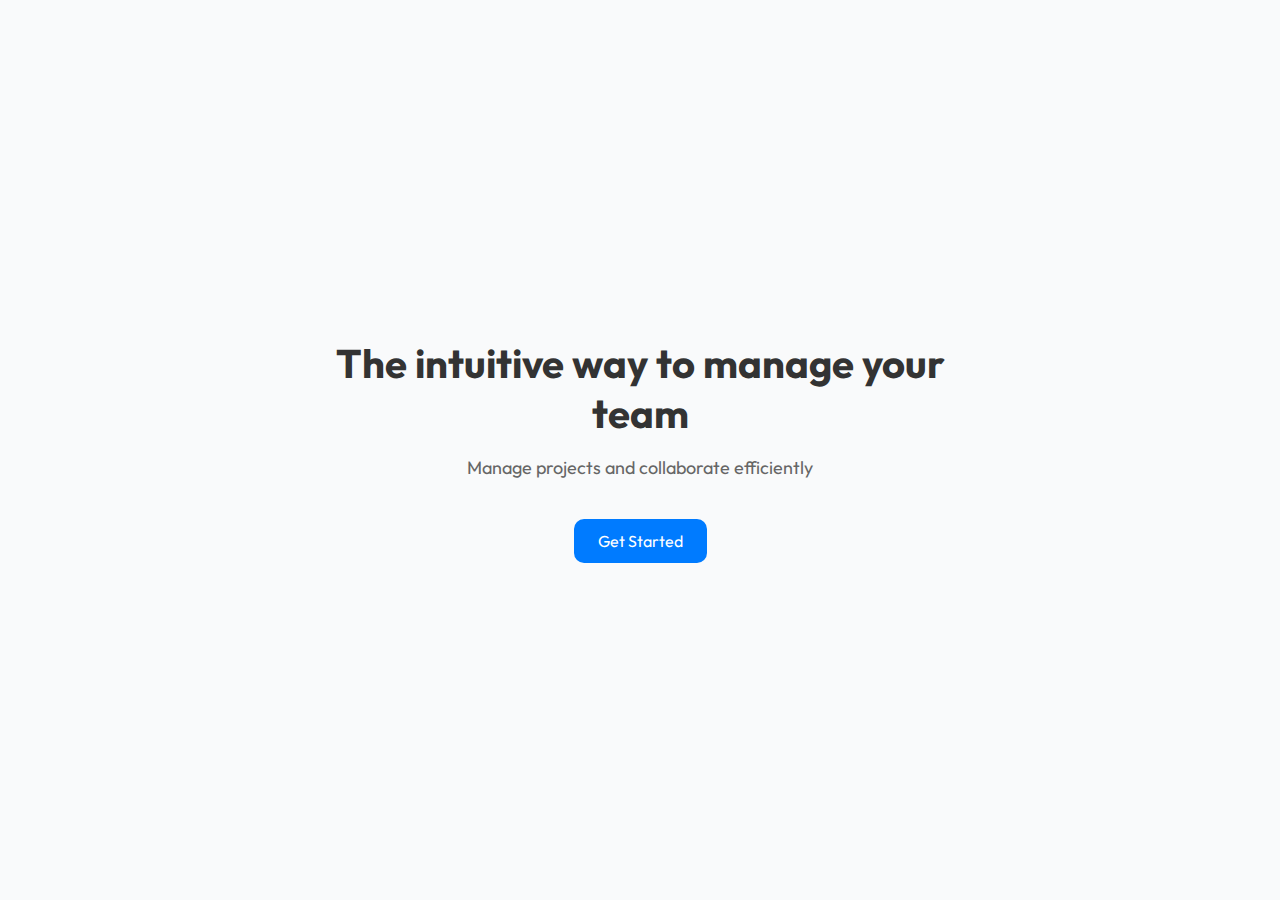
<file: week-1/day-1/index.html>
<!DOCTYPE html>
<html lang="en">
<head>
    <meta charset="UTF-8">
    <meta name="viewport" content="width=device-width, initial-scale=1.0">
    <link rel="stylesheet" href="style.css">
    <link href="https://fonts.googleapis.com/css2?family=Outfit:wght@400;600;700&display=swap" rel="stylesheet">


    <title>Document</title>
</head>
<body>
    <section class="hero">
        <div class="hero-content">
           <div class="text">
                <h1>The intuitive way to manage your team</h1>
                <p>Manage projects and collaborate efficiently</p>
           </div>
           <div class="button">Get Started</div>
        </div>
    </section>
</body>
</html>
</file>
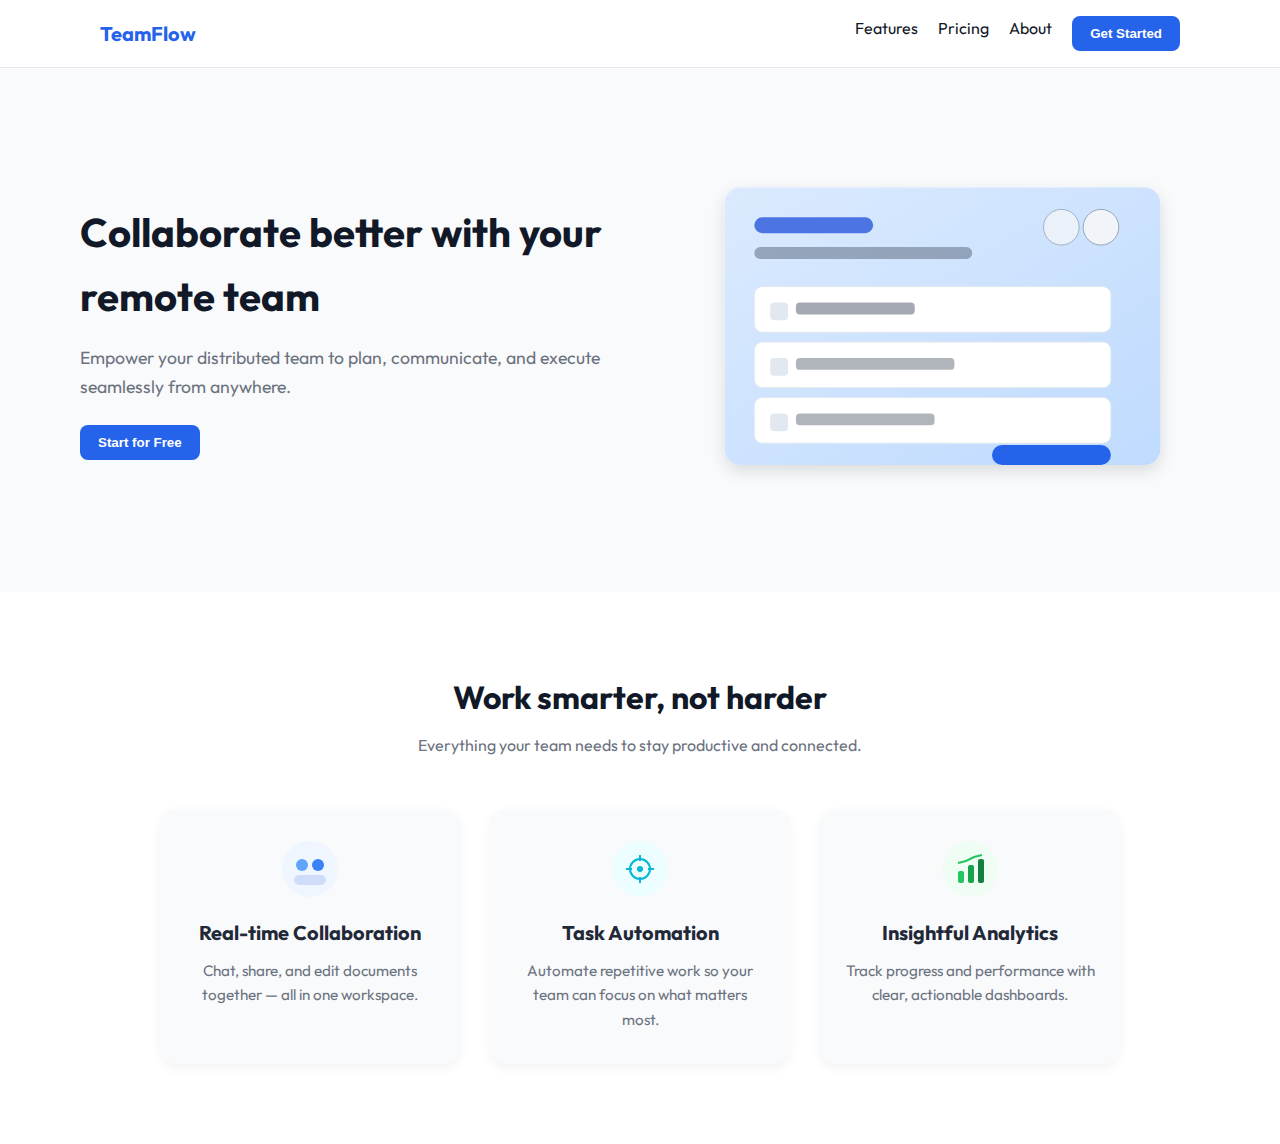
<file: week-1/day-3/index.html>
<!DOCTYPE html>
<html lang="en">
<head>
    <meta charset="UTF-8">
    <meta name="viewport" content="width=device-width, initial-scale=1.0">
    <link rel="stylesheet" href="style.css">
    <link href="https://fonts.googleapis.com/css2?family=Outfit:wght@400;600;700&display=swap" rel="stylesheet">
    <title>Teamflow Landing Page</title>
</head>
<body>
         <header class="nav">
            <div class="container-nav">
                <div class="logo">TeamFlow</div>
                <ul>
                    <li><a href="#">Features</a></li>
                    <li><a href="#">Pricing</a></li>
                    <li><a href="#">About</a></li>
                    <li><button class="btn">Get Started</button></li>
                </ul>
            </div>
        </header>
        <section class="hero">
                <div class="container-hero">
                    <div class="hero-text">
                        <h1>Collaborate better with your remote team</h1>
                        <p>Empower your distributed team to plan, communicate, and execute seamlessly from anywhere.</p>
                        <button class="btn">Start for Free</button>
                    </div>
                    <div class="hero-image">
                        <svg viewBox="0 0 520 360" width="100%" height="100%" role="img" aria-label="Team collaboration illustration">
                            <defs>
                            <linearGradient id="grad" x1="0" y1="0" x2="1" y2="1">
                                <stop offset="0" stop-color="#dbeafe"/>
                                <stop offset="1" stop-color="#bfdbfe"/>
                            </linearGradient>
                            <filter id="shadow" x="-20%" y="-20%" width="140%" height="140%">
                                <feDropShadow dx="0" dy="6" stdDeviation="8" flood-color="#000" flood-opacity="0.12"/>
                            </filter>
                            </defs>

                            <!-- Card besar -->
                            <rect x="40" y="40" rx="16" ry="16" width="440" height="280" fill="url(#grad)" filter="url(#shadow)"/>
                            <!-- Header fake -->
                            <rect x="70" y="70" rx="8" ry="8" width="120" height="16" fill="#1d4ed8" opacity="0.75"/>
                            <rect x="70" y="100" rx="6" ry="6" width="220" height="12" fill="#1e293b" opacity="0.35"/>
                            <!-- Avatar bulat -->
                            <circle cx="420" cy="80" r="18" fill="#f1f5f9" stroke="#94a3b8"/>
                            <circle cx="380" cy="80" r="18" fill="#f1f5f9" stroke="#94a3b8" opacity=".8"/>
                            <!-- List item -->
                            <rect x="70" y="140" rx="8" ry="8" width="360" height="46" fill="#ffffff" stroke="#e2e8f0"/>
                            <rect x="70" y="196" rx="8" ry="8" width="360" height="46" fill="#ffffff" stroke="#e2e8f0"/>
                            <rect x="70" y="252" rx="8" ry="8" width="360" height="46" fill="#ffffff" stroke="#e2e8f0"/>
                            <!-- Checkbox & teks -->
                            <rect x="86" y="156" width="18" height="18" rx="4" fill="#e2e8f0"/>
                            <rect x="86" y="212" width="18" height="18" rx="4" fill="#e2e8f0"/>
                            <rect x="86" y="268" width="18" height="18" rx="4" fill="#e2e8f0"/>
                            <rect x="112" y="156" rx="4" ry="4" width="120" height="12" fill="#1e293b" opacity=".4"/>
                            <rect x="112" y="212" rx="4" ry="4" width="160" height="12" fill="#1e293b" opacity=".35"/>
                            <rect x="112" y="268" rx="4" ry="4" width="140" height="12" fill="#1e293b" opacity=".35"/>
                            <!-- CTA -->
                            <rect x="310" y="300" rx="10" ry="10" width="120" height="20" fill="#2563eb"/>
                        </svg>
                    </div>
                </div>
        </section>
        <section class="features">
            <div class="container-feature">
                <h2>Work smarter, not harder</h2>
                <p class="subtext">Everything your team needs to stay productive and connected.</p>
                <div class="feature-grid">
                    <div class="feature-card">
                        <svg width="56" height="56" viewBox="0 0 56 56" aria-hidden="true">
                            <circle cx="28" cy="28" r="28" fill="#eff6ff"/>
                            <circle cx="20" cy="24" r="6" fill="#60a5fa"/>
                            <circle cx="36" cy="24" r="6" fill="#3b82f6"/>
                            <rect x="12" y="34" width="32" height="10" rx="5" fill="#1d4ed8" opacity=".15"/>
                        </svg>
                        <h3>Real-time Collaboration</h3>
                        <p>Chat, share, and edit documents together — all in one workspace.</p>
                    </div>
                    <div class="feature-card">
                        <svg width="56" height="56" viewBox="0 0 56 56" aria-hidden="true">
                            <circle cx="28" cy="28" r="28" fill="#ecfeff"/>
                            <g fill="none" stroke="#06b6d4" stroke-width="2">
                            <circle cx="28" cy="28" r="10"/>
                            <path d="M28 14v6M42 28h-6M28 42v-6M14 28h6"/>
                            </g>
                            <circle cx="28" cy="28" r="3" fill="#06b6d4"/>
                        </svg>
                        <h3>Task Automation</h3>
                        <p>Automate repetitive work so your team can focus on what matters most.</p>
                    </div>
                    <div class="feature-card">
                        <svg width="56" height="56" viewBox="0 0 56 56" aria-hidden="true">
                            <circle cx="28" cy="28" r="28" fill="#f0fdf4"/>
                            <rect x="16" y="30" width="6" height="12" rx="2" fill="#22c55e"/>
                            <rect x="26" y="24" width="6" height="18" rx="2" fill="#16a34a"/>
                            <rect x="36" y="18" width="6" height="24" rx="2" fill="#15803d"/>
                            <polyline points="16,22 24,20 32,16 40,14" fill="none" stroke="#22c55e" stroke-width="2"/>
                        </svg>
                        <h3>Insightful Analytics</h3>
                        <p>Track progress and performance with clear, actionable dashboards.</p>
                    </div>
                </div>
            </div>
        </section>
</body>
</html>
</file>
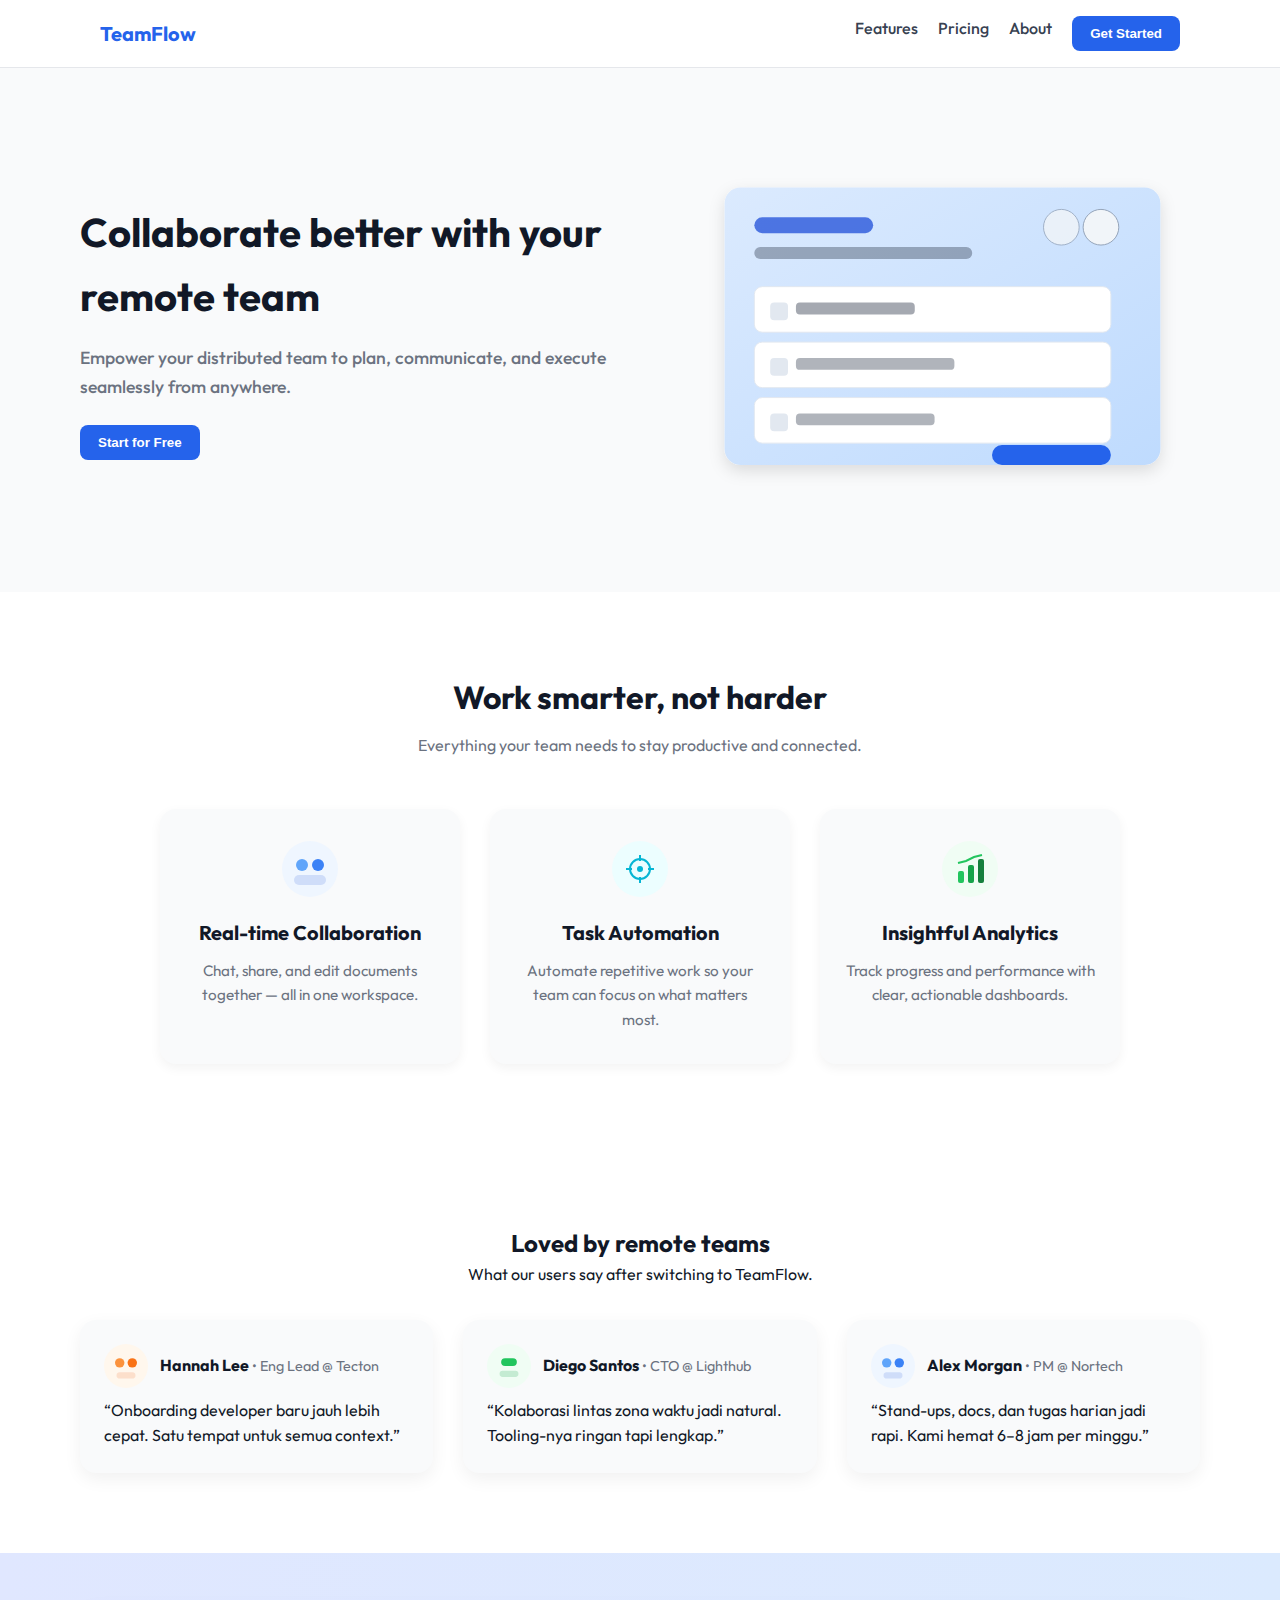
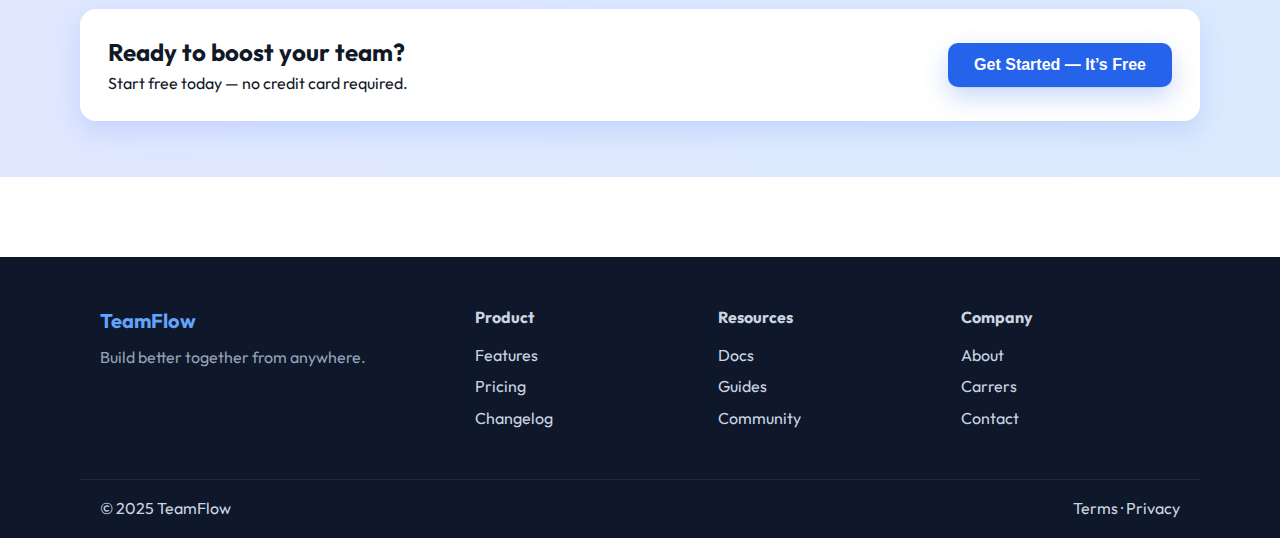
<file: week-1/day-4/index.html>
<!DOCTYPE html>
<html lang="en">
<head>
    <meta charset="UTF-8">
    <meta name="viewport" content="width=device-width, initial-scale=1.0">
    <title>TeamFlow Landing Page</title>
    <link rel="stylesheet" href="style.css">
    <link href="https://fonts.googleapis.com/css2?family=Outfit:wght@400;600;700&display=swap" rel="stylesheet">

</head>
<body>
    <header class="nav">
        <nav>
            <div class="logo">TeamFlow</div>
            <ul>
                <li><a href="#">Features</a></li>
                <li><a href="#">Pricing</a></li>
                <li><a href="#">About</a></li>
                <li><button class="btn-primary">Get Started</button></li>
            </ul>
        </nav>
    </header>
    <!-- hero -->
    <section class="hero">
        <div class="hero-container">
            <div class="hero-text">
                <h1>Collaborate better with your remote team</h1>
                <p>Empower your distributed team to plan, communicate, and execute seamlessly from anywhere.</p>
                <button class="btn-primary">Start for Free</button>
            </div>
            <div class="hero-img">
                <svg viewBox="0 0 520 360" width="100%" height="100%" role="img" aria-label="Team collaboration illustration">
                    <defs>
                    <linearGradient id="grad" x1="0" y1="0" x2="1" y2="1">
                        <stop offset="0" stop-color="#dbeafe"/>
                        <stop offset="1" stop-color="#bfdbfe"/>
                    </linearGradient>
                    <filter id="shadow" x="-20%" y="-20%" width="140%" height="140%">
                        <feDropShadow dx="0" dy="6" stdDeviation="8" flood-color="#000" flood-opacity="0.12"/>
                    </filter>
                    </defs>

                    <!-- Card besar -->
                    <rect x="40" y="40" rx="16" ry="16" width="440" height="280" fill="url(#grad)" filter="url(#shadow)"/>
                    <!-- Header fake -->
                    <rect x="70" y="70" rx="8" ry="8" width="120" height="16" fill="#1d4ed8" opacity="0.75"/>
                    <rect x="70" y="100" rx="6" ry="6" width="220" height="12" fill="#1e293b" opacity="0.35"/>
                    <!-- Avatar bulat -->
                    <circle cx="420" cy="80" r="18" fill="#f1f5f9" stroke="#94a3b8"/>
                    <circle cx="380" cy="80" r="18" fill="#f1f5f9" stroke="#94a3b8" opacity=".8"/>
                    <!-- List item -->
                    <rect x="70" y="140" rx="8" ry="8" width="360" height="46" fill="#ffffff" stroke="#e2e8f0"/>
                    <rect x="70" y="196" rx="8" ry="8" width="360" height="46" fill="#ffffff" stroke="#e2e8f0"/>
                    <rect x="70" y="252" rx="8" ry="8" width="360" height="46" fill="#ffffff" stroke="#e2e8f0"/>
                    <!-- Checkbox & teks -->
                    <rect x="86" y="156" width="18" height="18" rx="4" fill="#e2e8f0"/>
                    <rect x="86" y="212" width="18" height="18" rx="4" fill="#e2e8f0"/>
                    <rect x="86" y="268" width="18" height="18" rx="4" fill="#e2e8f0"/>
                    <rect x="112" y="156" rx="4" ry="4" width="120" height="12" fill="#1e293b" opacity=".4"/>
                    <rect x="112" y="212" rx="4" ry="4" width="160" height="12" fill="#1e293b" opacity=".35"/>
                    <rect x="112" y="268" rx="4" ry="4" width="140" height="12" fill="#1e293b" opacity=".35"/>
                    <!-- CTA -->
                    <rect x="310" y="300" rx="10" ry="10" width="120" height="20" fill="#2563eb"/>
                </svg>
            </div>
        </div>
    </section>
    <!-- features -->
    <section class="feature">
        <div class="feature-container">
            <h2>Work smarter, not harder</h2>
            <p class="subtext">Everything your team needs to stay productive and connected.</p>
            <div class="feature-grid">
                <div class="feature-card">
                     <svg width="56" height="56" viewBox="0 0 56 56" aria-hidden="true">
                        <circle cx="28" cy="28" r="28" fill="#eff6ff"/>
                        <circle cx="20" cy="24" r="6" fill="#60a5fa"/>
                        <circle cx="36" cy="24" r="6" fill="#3b82f6"/>
                        <rect x="12" y="34" width="32" height="10" rx="5" fill="#1d4ed8" opacity=".15"/>
                    </svg>
                    <h3>Real-time Collaboration</h3>
                    <p>Chat, share, and edit documents together — all in one workspace.</p>
                </div>
                <div class="feature-card">
                    <svg width="56" height="56" viewBox="0 0 56 56" aria-hidden="true">
                    <circle cx="28" cy="28" r="28" fill="#ecfeff"/>
                    <g fill="none" stroke="#06b6d4" stroke-width="2">
                    <circle cx="28" cy="28" r="10"/>
                    <path d="M28 14v6M42 28h-6M28 42v-6M14 28h6"/>
                    </g>
                    <circle cx="28" cy="28" r="3" fill="#06b6d4"/>
                </svg>
                <h3>Task Automation</h3>
                <p>Automate repetitive work so your team can focus on what matters most.</p>
                </div>
                <div class="feature-card">
                    <svg width="56" height="56" viewBox="0 0 56 56" aria-hidden="true">
                        <circle cx="28" cy="28" r="28" fill="#f0fdf4"/>
                        <rect x="16" y="30" width="6" height="12" rx="2" fill="#22c55e"/>
                        <rect x="26" y="24" width="6" height="18" rx="2" fill="#16a34a"/>
                        <rect x="36" y="18" width="6" height="24" rx="2" fill="#15803d"/>
                        <polyline points="16,22 24,20 32,16 40,14" fill="none" stroke="#22c55e" stroke-width="2"/>
                    </svg>
                    <h3>Insightful Analytics</h3>
                    <p>Track progress and performance with clear, actionable dashboards.</p>
                </div>
            </div>
            
        </div>
    </section>
    <!-- testimony -->
     <section class="testimony">
        <div class="testimony-container">
            <h2 class="testimony-title">Loved by remote teams</h2>
            <p class="testimony-subtask">What our users say after switching to TeamFlow.</p>
            <div class="testimony-grid">
                <div class="testimony-card">
                    <div class="testy-head">
                        <svg width="44" height="44" viewBox="0 0 56 56" aria-hidden="true">
                            <circle cx="28" cy="28" r="28" fill="#fff7ed"/>
                            <circle cx="20" cy="24" r="6" fill="#fb923c"/>
                            <circle cx="36" cy="24" r="6" fill="#f97316"/>
                            <rect x="16" y="36" width="24" height="8" rx="4" fill="#ea580c" opacity=".15"/>
                        </svg>
                       <div>
                            <strong>Hannah Lee</strong>
                            <span>• Eng Lead @ Tecton</span>
                       </div>
                    </div>
                    <p class="testy-quote">“Onboarding developer baru jauh lebih cepat. Satu tempat untuk semua context.”</p>
                </div>
                <div class="testimony-card">
                    <div class="testy-head">
                        <svg width="44" height="44" viewBox="0 0 56 56" aria-hidden="true">
                            <circle cx="28" cy="28" r="28" fill="#f0fdf4"/>
                            <rect x="18" y="18" width="20" height="10" rx="5" fill="#22c55e"/>
                            <rect x="16" y="34" width="24" height="8" rx="4" fill="#16a34a" opacity=".2"/>
                        </svg>
                        <div>
                            <strong>Diego Santos</strong>
                            <span>• CTO @ Lighthub</span>
                        </div>
                    </div>
                     <p class="testi-quote">“Kolaborasi lintas zona waktu jadi natural. Tooling-nya ringan tapi lengkap.”</p>
                </div>
                <div class="testimony-card">
                    <div class="testy-head">
                        <svg width="44" height="44" viewBox="0 0 56 56" aria-hidden="true">
                            <circle cx="28" cy="28" r="28" fill="#eff6ff"/>
                            <circle cx="20" cy="24" r="6" fill="#60a5fa"/>
                            <circle cx="36" cy="24" r="6" fill="#3b82f6"/>
                            <rect x="16" y="36" width="24" height="8" rx="4" fill="#1d4ed8" opacity=".15"/>
                        </svg>
                        <div>
                            <strong>Alex Morgan</strong>
                            <span>• PM @ Nortech</span>
                        </div>
                    </div>
                    <p class="testi-quote">“Stand-ups, docs, dan tugas harian jadi rapi. Kami hemat 6–8 jam per minggu.”</p>
                </div>
            </div>
        </div>
     </section>
     <section class="cta">
        <div class="cta-container">
            <div class="cta-text">
                <h2>Ready to boost your team?</h2>
                <p>Start free today — no credit card required.</p>
            </div>
            <button class="cta-btn">Get Started — It’s Free</button>
        </div>
     </section>
     <footer class="footer">
        <div class="footer-container">
            <div class="footer-info">
                <div class="footer-brand">
                    <div class="logo">TeamFlow</div>
                    <p class="logo-desc">Build better together from anywhere.</p>
                </div>
                <div class="col">
                    <h4>Product</h4>
                    <a>Features</a>
                    <a>Pricing</a>
                    <a>Changelog</a>
                </div>
                 <div class="col">
                    <h4>Resources</h4>
                    <a>Docs</a>
                    <a>Guides</a>
                    <a>Community</a>
                </div>
                 <div class="col">
                    <h4>Company</h4>
                    <a>About</a>
                    <a>Carrers</a>
                    <a>Contact</a>
                </div>
            </div>
            <div class="footer-bottom">
                 <span>© 2025 TeamFlow</span>
                 <span>Terms · Privacy</span>
            </div>
        </div>
     </footer>
</body>
</html>
</file>
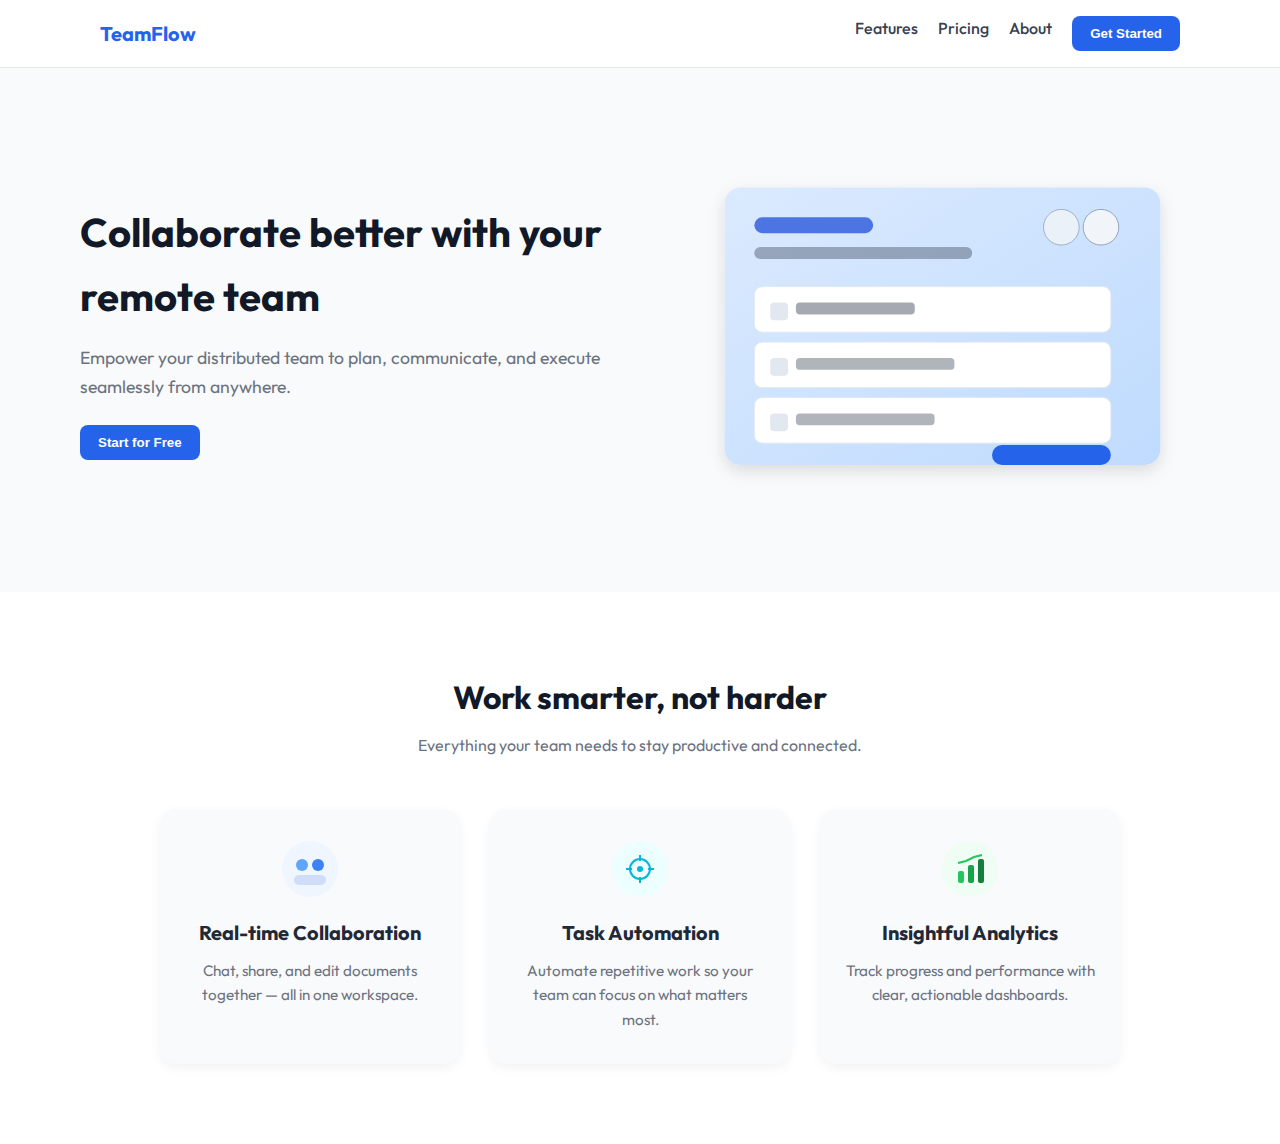
<file: week-1/day-3/hari-3.html>
<!DOCTYPE html>
<html lang="en">
<head>
  <meta charset="UTF-8" />
  <meta name="viewport" content="width=device-width, initial-scale=1.0" />
  <title>TeamFlow Landing Page contoh</title>
  <link rel="stylesheet" href="hari-3.css" />
  <link href="https://fonts.googleapis.com/css2?family=Outfit:wght@400;600;700&display=swap" rel="stylesheet">
</head>
<body>
  <header class="nav">
    <div class="container nav-container">
      <div class="logo">TeamFlow</div>
      <ul class="menu">
        <li><a href="#">Features</a></li>
        <li><a href="#">Pricing</a></li>
        <li><a href="#">About</a></li>
        <li><button class="btn-primary">Get Started</button></li>
      </ul>
    </div>
  </header>

  <!-- Hero Section -->
  <section class="hero">
    <div class="container hero-container">
      <div class="hero-text">
        <h1>Collaborate better with your remote team</h1>
        <p>Empower your distributed team to plan, communicate, and execute seamlessly from anywhere.</p>
        <button class="btn-primary">Start for Free</button>
      </div>
      <div class="hero-img">
         <svg viewBox="0 0 520 360" width="100%" height="100%" role="img" aria-label="Team collaboration illustration">
        <defs>
          <linearGradient id="grad" x1="0" y1="0" x2="1" y2="1">
            <stop offset="0" stop-color="#dbeafe"/>
            <stop offset="1" stop-color="#bfdbfe"/>
          </linearGradient>
          <filter id="shadow" x="-20%" y="-20%" width="140%" height="140%">
            <feDropShadow dx="0" dy="6" stdDeviation="8" flood-color="#000" flood-opacity="0.12"/>
          </filter>
        </defs>

        <!-- Card besar -->
        <rect x="40" y="40" rx="16" ry="16" width="440" height="280" fill="url(#grad)" filter="url(#shadow)"/>
        <!-- Header fake -->
        <rect x="70" y="70" rx="8" ry="8" width="120" height="16" fill="#1d4ed8" opacity="0.75"/>
        <rect x="70" y="100" rx="6" ry="6" width="220" height="12" fill="#1e293b" opacity="0.35"/>
        <!-- Avatar bulat -->
        <circle cx="420" cy="80" r="18" fill="#f1f5f9" stroke="#94a3b8"/>
        <circle cx="380" cy="80" r="18" fill="#f1f5f9" stroke="#94a3b8" opacity=".8"/>
        <!-- List item -->
        <rect x="70" y="140" rx="8" ry="8" width="360" height="46" fill="#ffffff" stroke="#e2e8f0"/>
        <rect x="70" y="196" rx="8" ry="8" width="360" height="46" fill="#ffffff" stroke="#e2e8f0"/>
        <rect x="70" y="252" rx="8" ry="8" width="360" height="46" fill="#ffffff" stroke="#e2e8f0"/>
        <!-- Checkbox & teks -->
        <rect x="86" y="156" width="18" height="18" rx="4" fill="#e2e8f0"/>
        <rect x="86" y="212" width="18" height="18" rx="4" fill="#e2e8f0"/>
        <rect x="86" y="268" width="18" height="18" rx="4" fill="#e2e8f0"/>
        <rect x="112" y="156" rx="4" ry="4" width="120" height="12" fill="#1e293b" opacity=".4"/>
        <rect x="112" y="212" rx="4" ry="4" width="160" height="12" fill="#1e293b" opacity=".35"/>
        <rect x="112" y="268" rx="4" ry="4" width="140" height="12" fill="#1e293b" opacity=".35"/>
        <!-- CTA -->
        <rect x="310" y="300" rx="10" ry="10" width="120" height="20" fill="#2563eb"/>
      </svg>
      </div>
    </div>
  </section>

  <!-- Feature Section -->
  <section class="features">
    <div class="container">
      <h2>Work smarter, not harder</h2>
      <p class="subtext">Everything your team needs to stay productive and connected.</p>

      <div class="feature-grid">
        <div class="feature-card">
          <svg width="56" height="56" viewBox="0 0 56 56" aria-hidden="true">
            <circle cx="28" cy="28" r="28" fill="#eff6ff"/>
            <circle cx="20" cy="24" r="6" fill="#60a5fa"/>
            <circle cx="36" cy="24" r="6" fill="#3b82f6"/>
          <rect x="12" y="34" width="32" height="10" rx="5" fill="#1d4ed8" opacity=".15"/>
          </svg>
          <h3>Real-time Collaboration</h3>
          <p>Chat, share, and edit documents together — all in one workspace.</p>
        </div>

        <div class="feature-card">
          <svg width="56" height="56" viewBox="0 0 56 56" aria-hidden="true">
            <circle cx="28" cy="28" r="28" fill="#ecfeff"/>
            <g fill="none" stroke="#06b6d4" stroke-width="2">
              <circle cx="28" cy="28" r="10"/>
              <path d="M28 14v6M42 28h-6M28 42v-6M14 28h6"/>
            </g>
            <circle cx="28" cy="28" r="3" fill="#06b6d4"/>
          </svg>
          <h3>Task Automation</h3>
          <p>Automate repetitive work so your team can focus on what matters most.</p>
        </div>

        <div class="feature-card">
          <svg width="56" height="56" viewBox="0 0 56 56" aria-hidden="true">
            <circle cx="28" cy="28" r="28" fill="#f0fdf4"/>
            <rect x="16" y="30" width="6" height="12" rx="2" fill="#22c55e"/>
            <rect x="26" y="24" width="6" height="18" rx="2" fill="#16a34a"/>
            <rect x="36" y="18" width="6" height="24" rx="2" fill="#15803d"/>
            <polyline points="16,22 24,20 32,16 40,14" fill="none" stroke="#22c55e" stroke-width="2"/>
          </svg>
          <h3>Insightful Analytics</h3>
          <p>Track progress and performance with clear, actionable dashboards.</p>
        </div>
      </div>
    </div>
  </section>


</body>
</html>
</file>
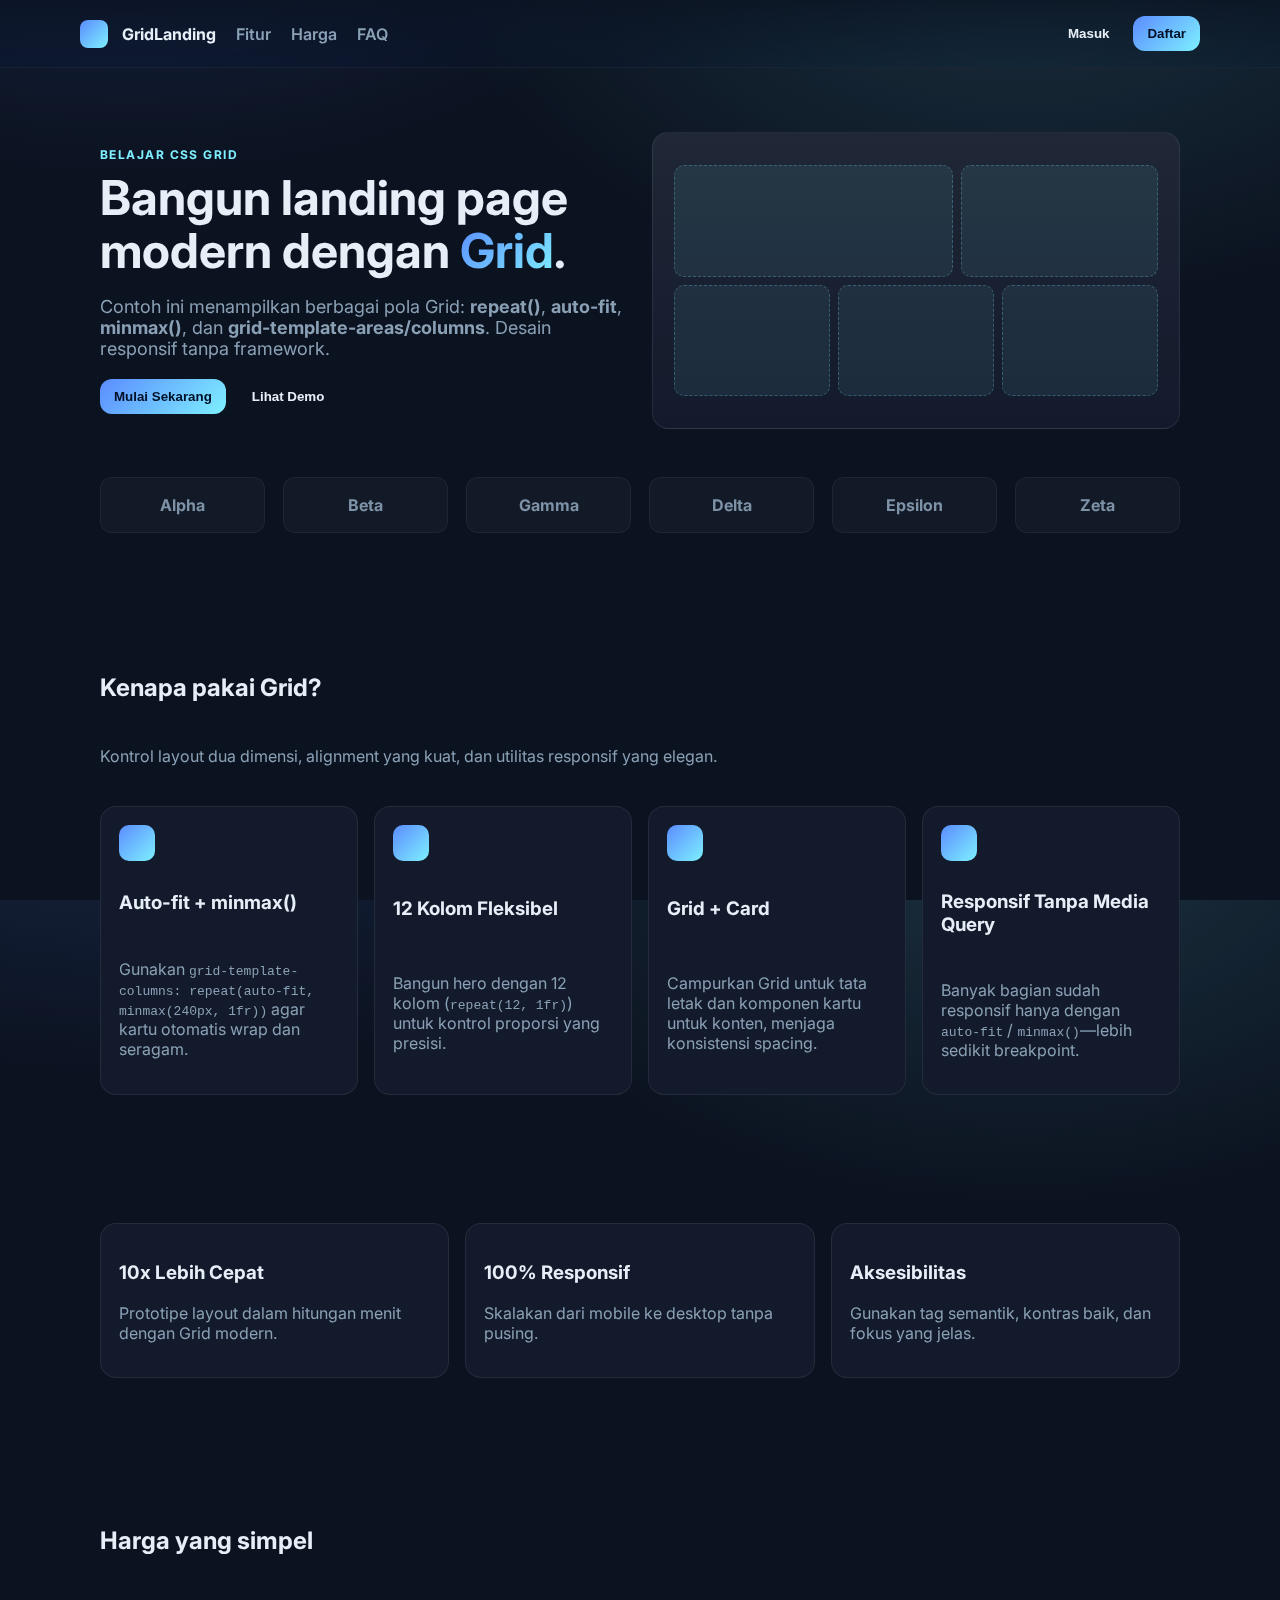
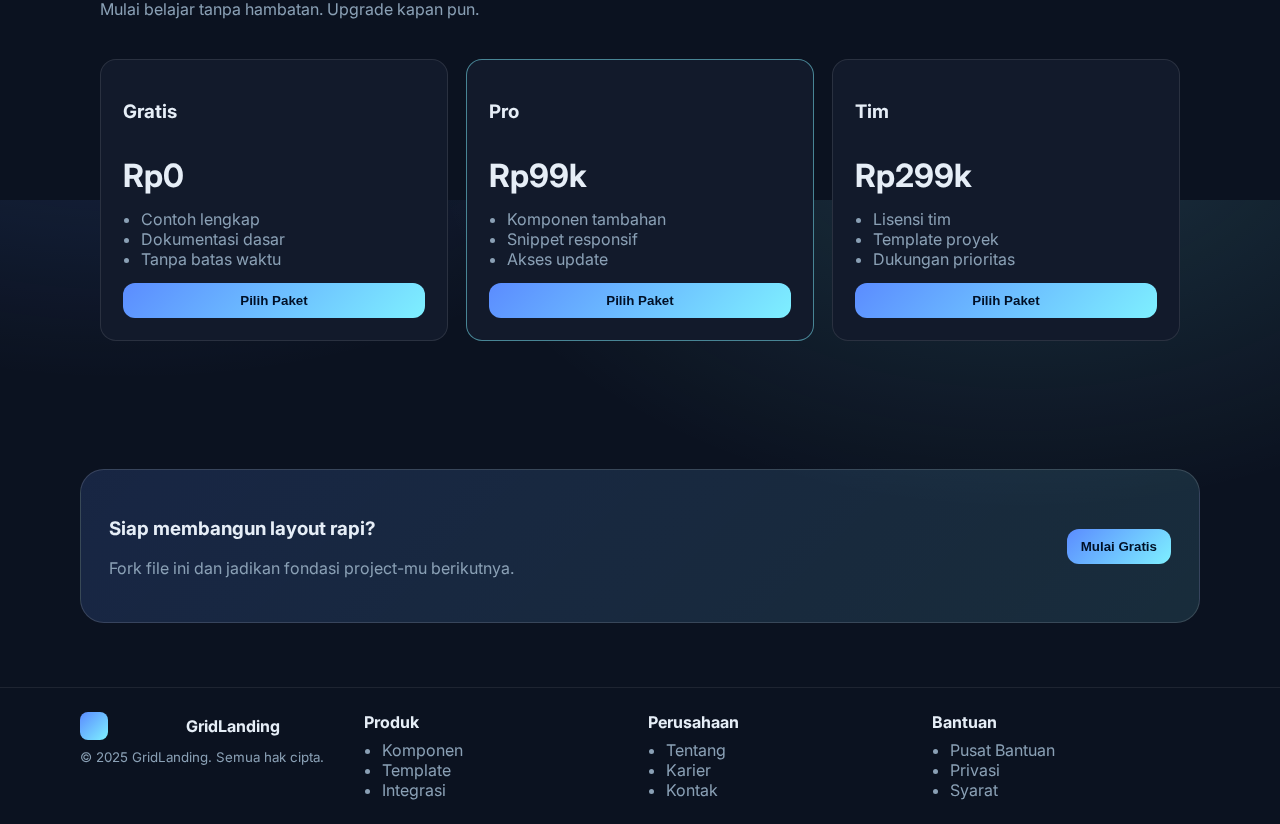
<file: week-1/grid-day/grid.html>
<!DOCTYPE html>
<html lang="id">
<head>
  <meta charset="UTF-8" />
  <meta name="viewport" content="width=device-width, initial-scale=1" />
  <title>GridLanding — Belajar CSS Grid</title>
  <link rel="preconnect" href="https://fonts.googleapis.com">
  <link rel="preconnect" href="https://fonts.gstatic.com" crossorigin>
  <link href="https://fonts.googleapis.com/css2?family=Inter:wght@400;600;700&display=swap" rel="stylesheet">
  <style>
    :root {
      --bg: #0b1220;
      --card: #121a2b;
      --muted: #8aa0b5;
      --text: #e6eef7;
      --brand: #5b8cff;
      --brand-2: #7ef0ff;
      --ring: 0 0 0 6px rgba(91, 140, 255, .15);
      --radius: 16px;
      --maxw: 1120px;
    }
    * { box-sizing: border-box; }
    html, body { height: 100%; }
    body {
      margin: 0;
      font-family: Inter, system-ui, -apple-system, Segoe UI, Roboto, "Helvetica Neue", Arial, "Noto Sans", "Apple Color Emoji", "Segoe UI Emoji";
      color: var(--text);
      background: radial-gradient(1200px 800px at 80% -10%, rgba(126, 240, 255, .15), transparent 50%),
                  radial-gradient(1000px 600px at 10% -20%, rgba(91, 140, 255, .18), transparent 60%),
                  var(--bg);
    }

    /* Page frame */
    .wrapper {
      min-height: 100vh;
      display: grid;
      grid-template-rows: auto 1fr auto;
    }

    .container { width: 100%; max-width: var(--maxw); padding: 0 20px; margin: 0 auto; }

    /* Header */
    header {
      position: sticky; top: 0; backdrop-filter: saturate(1.2) blur(8px);
      background: linear-gradient(180deg, rgba(11,18,32,.7), rgba(11,18,32,0));
      border-bottom: 1px solid rgba(255,255,255,.06);
      z-index: 10;
    }
    .nav { display: grid; grid-template-columns: 140px 1fr auto; gap: 16px; align-items: center; padding: 16px 0; }
    .logo {
      display: grid; grid-auto-flow: column; align-items: center; gap: 10px; font-weight: 700;
    }
    .logo-badge { width: 28px; height: 28px; border-radius: 8px; background: linear-gradient(135deg, var(--brand), var(--brand-2)); }
    .nav ul { list-style: none; padding: 0; margin: 0; display: grid; grid-auto-flow: column; gap: 20px; justify-content: start; }
    .nav a { color: var(--muted); text-decoration: none; font-weight: 600; }
    .nav a:hover { color: var(--text); }
    .actions { display: grid; grid-auto-flow: column; gap: 10px; }
    .btn { appearance: none; border: 0; padding: 10px 14px; border-radius: 12px; font-weight: 700; cursor: pointer; }
    .btn.ghost { background: transparent; color: var(--text); }
    .btn.primary { background: linear-gradient(135deg, var(--brand), var(--brand-2)); color: #001026; }
    .btn.primary:hover { filter: brightness(1.05); }
    .btn:focus-visible { outline: none; box-shadow: var(--ring); }

    /* Hero */
    .hero { padding: 64px 0 24px; }
    .hero-grid {
      display: grid;
      grid-template-columns: repeat(12, 1fr);
      gap: 24px;
      align-items: center;
    }
    .hero-copy { grid-column: 1 / -1; }
    .hero-media { grid-column: 1 / -1; }

    .eyebrow { color: var(--brand-2); font-weight: 700; letter-spacing: .12em; text-transform: uppercase; font-size: 12px; }
    h1 { margin: 10px 0 12px; font-size: clamp(28px, 4vw, 48px); line-height: 1.1; }
    .lead { color: var(--muted); font-size: clamp(15px, 2.2vw, 18px); max-width: 60ch; }

    .hero-cta { margin-top: 20px; display: grid; grid-auto-flow: column; gap: 12px; width: max-content; }

    .showcase {
      width: 100%; aspect-ratio: 16/9; border-radius: var(--radius);
      background: linear-gradient(180deg, rgba(255,255,255,.06), rgba(255,255,255,0)), var(--card);
      border: 1px solid rgba(255,255,255,.08); position: relative; overflow: hidden;
      display: grid; place-items: center;
    }
    .grid-demo {
      --cells: 12;
      display: grid; gap: 8px; width: 92%; height: 78%;
      grid-template-columns: repeat(var(--cells), 1fr);
      grid-auto-rows: 1fr;
    }
    .grid-demo div { background: rgba(126, 240, 255, .08); border: 1px dashed rgba(126,240,255,.25); border-radius: 10px; }
    .grid-demo .a { grid-column: 1 / span 7; }
    .grid-demo .b { grid-column: 8 / -1; }
    .grid-demo .c { grid-column: 1 / span 4; }
    .grid-demo .d { grid-column: 5 / span 4; }
    .grid-demo .e { grid-column: 9 / -1; }

    /* Logos */
    .logos { padding: 24px 0 56px; opacity: .9; }
    .logo-grid {
      display: grid;
      grid-template-columns: repeat(auto-fit, minmax(120px, 1fr));
      gap: 18px; align-items: center;
    }
    .logo-card { height: 56px; background: rgba(255,255,255,.04); border: 1px solid rgba(255,255,255,.06); border-radius: 12px; display: grid; place-items: center; color: var(--muted); font-weight: 700; }

    /* Features */
    section { padding: 64px 0; }
    .section-head { display: grid; gap: 8px; margin-bottom: 24px; }
    .muted { color: var(--muted); }
    .features-grid {
      display: grid;
      grid-template-columns: repeat(auto-fit, minmax(240px, 1fr));
      gap: 16px;
    }
    .feature-card { background: var(--card); border: 1px solid rgba(255,255,255,.08); border-radius: var(--radius); padding: 18px; display: grid; gap: 10px; }
    .badge { width: 36px; height: 36px; border-radius: 10px; background: linear-gradient(135deg, var(--brand), var(--brand-2)); }

    /* Stats (explicit grid areas) */
    .stats {
      display: grid;
      gap: 16px;
      grid-template-columns: repeat(12, 1fr);
    }
    .stats .card { background: var(--card); border: 1px solid rgba(255,255,255,.08); border-radius: var(--radius); padding: 18px; }
    .s1 { grid-column: 1 / span 4; }
    .s2 { grid-column: 5 / span 4; }
    .s3 { grid-column: 9 / span 4; }

    /* Pricing */
    .pricing-grid {
      display: grid; gap: 18px;
      grid-template-columns: repeat(auto-fit, minmax(260px, 1fr));
    }
    .pricing-card { background: var(--card); border: 1px solid rgba(255,255,255,.1); border-radius: var(--radius); padding: 22px; display: grid; gap: 14px; }
    .price { font-size: 32px; font-weight: 700; }
    .pricing-card ul { margin: 0; padding-left: 18px; color: var(--muted); }

    /* CTA */
    .cta { background: linear-gradient(135deg, rgba(91,140,255,.16), rgba(126,240,255,.12)); border: 1px solid rgba(255,255,255,.14); border-radius: calc(var(--radius) + 8px); padding: 28px; display: grid; gap: 12px; align-items: center; }
    .cta-grid { display: grid; grid-template-columns: 1fr auto; gap: 12px; align-items: center; }

    /* Footer */
    footer { border-top: 1px solid rgba(255,255,255,.08); }
    .foot {
      display: grid; gap: 16px; padding: 24px 0; align-items: start;
      grid-template-columns: repeat(auto-fit, minmax(220px, 1fr));
    }
    .foot small { color: var(--muted); }

    /* Responsive tweaks */
    @media (min-width: 900px) {
      .hero-copy { grid-column: 1 / span 6; }
      .hero-media { grid-column: 7 / -1; }
    }

    @media (max-width: 599px) {
      .nav { grid-template-columns: 1fr auto; }
      .nav ul { display: none; }
    }
  </style>
</head>
<body>
  <div class="wrapper">
    <header>
      <div class="container nav">
        <div class="logo"><span class="logo-badge"></span> GridLanding</div>
        <ul>
          <li><a href="#fitur">Fitur</a></li>
          <li><a href="#harga">Harga</a></li>
          <li><a href="#faq">FAQ</a></li>
        </ul>
        <div class="actions">
          <button class="btn ghost">Masuk</button>
          <button class="btn primary">Daftar</button>
        </div>
      </div>
    </header>

    <main>
      <!-- HERO -->
      <section class="hero">
        <div class="container hero-grid">
          <div class="hero-copy">
            <div class="eyebrow">Belajar CSS Grid</div>
            <h1>Bangun landing page modern dengan <span style="background:linear-gradient(135deg,var(--brand),var(--brand-2));-webkit-background-clip:text;background-clip:text;color:transparent">Grid</span>.</h1>
            <p class="lead">Contoh ini menampilkan berbagai pola Grid: <b>repeat()</b>, <b>auto-fit</b>, <b>minmax()</b>, dan <b>grid-template-areas/columns</b>. Desain responsif tanpa framework.</p>
            <div class="hero-cta">
              <button class="btn primary">Mulai Sekarang</button>
              <button class="btn ghost">Lihat Demo</button>
            </div>
          </div>
          <div class="hero-media">
            <div class="showcase" aria-label="Demo grid">
              <div class="grid-demo" role="img" aria-label="Susunan grid 12 kolom">
                <div class="a"></div>
                <div class="b"></div>
                <div class="c"></div>
                <div class="d"></div>
                <div class="e"></div>
              </div>
            </div>
          </div>
        </div>
      </section>

      <!-- LOGOS -->
      <section class="logos">
        <div class="container logo-grid">
          <div class="logo-card">Alpha</div>
          <div class="logo-card">Beta</div>
          <div class="logo-card">Gamma</div>
          <div class="logo-card">Delta</div>
          <div class="logo-card">Epsilon</div>
          <div class="logo-card">Zeta</div>
        </div>
      </section>

      <!-- FEATURES -->
      <section id="fitur">
        <div class="container">
          <div class="section-head">
            <h2>Kenapa pakai Grid?</h2>
            <p class="muted">Kontrol layout dua dimensi, alignment yang kuat, dan utilitas responsif yang elegan.</p>
          </div>
          <div class="features-grid">
            <article class="feature-card">
              <span class="badge" aria-hidden="true"></span>
              <h3>Auto-fit + minmax()</h3>
              <p class="muted">Gunakan <code>grid-template-columns: repeat(auto-fit, minmax(240px, 1fr))</code> agar kartu otomatis wrap dan seragam.</p>
            </article>
            <article class="feature-card">
              <span class="badge" aria-hidden="true"></span>
              <h3>12 Kolom Fleksibel</h3>
              <p class="muted">Bangun hero dengan 12 kolom (<code>repeat(12, 1fr)</code>) untuk kontrol proporsi yang presisi.</p>
            </article>
            <article class="feature-card">
              <span class="badge" aria-hidden="true"></span>
              <h3>Grid + Card</h3>
              <p class="muted">Campurkan Grid untuk tata letak dan komponen kartu untuk konten, menjaga konsistensi spacing.</p>
            </article>
            <article class="feature-card">
              <span class="badge" aria-hidden="true"></span>
              <h3>Responsif Tanpa Media Query</h3>
              <p class="muted">Banyak bagian sudah responsif hanya dengan <code>auto-fit</code> / <code>minmax()</code>—lebih sedikit breakpoint.</p>
            </article>
          </div>
        </div>
      </section>

      <!-- STATS (explicit columns) -->
      <section>
        <div class="container stats">
          <div class="card s1">
            <h3>10x Lebih Cepat</h3>
            <p class="muted">Prototipe layout dalam hitungan menit dengan Grid modern.</p>
          </div>
          <div class="card s2">
            <h3>100% Responsif</h3>
            <p class="muted">Skalakan dari mobile ke desktop tanpa pusing.</p>
          </div>
          <div class="card s3">
            <h3>Aksesibilitas</h3>
            <p class="muted">Gunakan tag semantik, kontras baik, dan fokus yang jelas.</p>
          </div>
        </div>
      </section>

      <!-- PRICING -->
      <section id="harga">
        <div class="container">
          <div class="section-head">
            <h2>Harga yang simpel</h2>
            <p class="muted">Mulai belajar tanpa hambatan. Upgrade kapan pun.</p>
          </div>
          <div class="pricing-grid">
            <div class="pricing-card">
              <h3>Gratis</h3>
              <div class="price">Rp0</div>
              <ul>
                <li>Contoh lengkap</li>
                <li>Dokumentasi dasar</li>
                <li>Tanpa batas waktu</li>
              </ul>
              <button class="btn primary">Pilih Paket</button>
            </div>
            <div class="pricing-card" style="border-color: rgba(126,240,255,.5)">
              <h3>Pro</h3>
              <div class="price">Rp99k</div>
              <ul>
                <li>Komponen tambahan</li>
                <li>Snippet responsif</li>
                <li>Akses update</li>
              </ul>
              <button class="btn primary">Pilih Paket</button>
            </div>
            <div class="pricing-card">
              <h3>Tim</h3>
              <div class="price">Rp299k</div>
              <ul>
                <li>Lisensi tim</li>
                <li>Template proyek</li>
                <li>Dukungan prioritas</li>
              </ul>
              <button class="btn primary">Pilih Paket</button>
            </div>
          </div>
        </div>
      </section>

      <!-- CTA -->
      <section>
        <div class="container cta">
          <div class="cta-grid">
            <div>
              <h3>Siap membangun layout rapi?</h3>
              <p class="muted">Fork file ini dan jadikan fondasi project-mu berikutnya.</p>
            </div>
            <div>
              <button class="btn primary">Mulai Gratis</button>
            </div>
          </div>
        </div>
      </section>
    </main>

    <footer>
      <div class="container foot">
        <div>
          <div class="logo" style="margin-bottom:6px"><span class="logo-badge"></span> GridLanding</div>
          <small>© 2025 GridLanding. Semua hak cipta.</small>
        </div>
        <div>
          <strong>Produk</strong>
          <ul style="margin:8px 0 0; padding-left: 18px; color: var(--muted)">
            <li>Komponen</li>
            <li>Template</li>
            <li>Integrasi</li>
          </ul>
        </div>
        <div>
          <strong>Perusahaan</strong>
          <ul style="margin:8px 0 0; padding-left: 18px; color: var(--muted)">
            <li>Tentang</li>
            <li>Karier</li>
            <li>Kontak</li>
          </ul>
        </div>
        <div>
          <strong>Bantuan</strong>
          <ul style="margin:8px 0 0; padding-left: 18px; color: var(--muted)">
            <li>Pusat Bantuan</li>
            <li>Privasi</li>
            <li>Syarat</li>
          </ul>
        </div>
      </div>
    </footer>
  </div>
</body>
</html>
</file>
<file: week-1/day-1/style.css>
body, h1, p {
   margin: 0;
   padding: 0;
}

body {
    background-color:#f9fafb;
    font-family: 'Outfit', sans-serif;
    display: flex;
    justify-content: center;
    align-items: center;
    height: 100vh;
}


.hero-content {
    display: flex; 
    flex-direction: column;
    justify-content: center;
    align-items: center;
    text-align: center;
    gap: 20px;
}

.text {
    max-width: 700px;
    margin: 0 auto;
}
.text h1 {
    font-size: 2.5rem;
    font-weight: 700;
    color: #333;
    margin-bottom: 18px;
}

.text p {
    font-size: 1.125rem;
    color: #666;
    margin-bottom: 20px;
}

.button {
    background-color: #007BFF;
    color: white;
    padding: 12px 24px;
    border-radius: 10px;
    border: none;
    font-size: 1rem;
    cursor: pointer;
}

.button:hover {
    background-color: #0056b3;
}
</file>
<file: week-1/day-3/style.css>
* {
    margin: 0;
    padding: 0;
    box-sizing: border-box;
}

body {
    font-family: 'Outfit', sans-serif;
    color: #111827;
    line-height: 1.6;
}

.nav {
    background-color: rgb(255, 255, 255);
    border-bottom: 1px solid #e5e7eb
   
}

.container-nav {
    max-width: 1120px;
    margin: 0 auto;
    display: flex;
    justify-content: space-between;
    align-items: center;
    padding: 16px 20px;
    /* border: 1px solid black; */
}

.logo {
    color: rgb(37, 99, 235);
    font-weight: 700;
    font-size: 20px;
}

ul {
    display: flex;
    list-style: none;
    flex-direction: row;
    gap: 20px;
    text-align: center;
    
}

li a{
    text-decoration: none;
    color: rgb(17, 24, 39);
}

.btn {
    background-color: rgb(37, 99, 235);
    color: white;
    border: none;
    padding: 10px 18px;
    border-radius: 8px;
    font-weight: 600;
}

.hero {
    background-color: #f9fafb;
    padding: 80px 20px;
}

.container-hero {
    max-width: 1120px;
    margin: 0 auto;
    display: flex;
    align-items: center;
    justify-content: space-between;
    gap: 40px;
    flex-wrap: wrap;
}

.hero-text {
    flex: 1 1 450px;
}

.hero-text h1 {
    color: rgb(17, 24, 39);
    font-weight: 700;
    font-size: 2.5rem;
    margin-bottom: 16px;
}

.hero-text p {
   color: rgb(107, 114, 128);
   font-size: 1.1rem;
   margin-bottom: 24px;
}

.hero-image {
    flex: 1 1 400px;
    text-align: center;
}

.hero-image svg {
    max-width: 520px;
    height: auto;
   
}

.features {
    background-color: white;
    padding: 80px 20px;
    text-align: center;
   
}

.feature-grid {
    display: flex;
    gap: 30px;
    justify-content: center;
    flex-wrap: wrap;
}

.container-feature h2 {
    font-size: 2rem;
    font-weight: 700;
    color: rgb(17, 24, 39);
    margin-bottom: 10px;
}

.subtext {
    color: rgb(107, 114, 128);
    margin-bottom: 50px;
}

.feature-card {
    background-color: rgb(249, 250, 251);
    border-radius: 16px;
    padding: 32px 24px;
    width: 300px;
    box-shadow: rgba(0, 0, 0, 0.05) 0px 4px 12px 0px;
    transition: transform 0.2s ease;
}

.feature-card:hover {
    transform: translateY(-5px);
}

.feature-card h3 {
  font-size: 20px;
  font-weight: 700;
  margin-bottom: 10px;
  color: rgb(31, 41, 55);
}

.feature-card p {
  color: rgb(107, 114, 128);
  font-size: 0.95rem;
}

.feature-card svg { display:block; margin: 0 auto 20px; }
</file>
<file: week-1/day-4/style.css>
* {
    margin: 0;
    padding: 0;
    box-sizing: border-box;
}

body {
    font-family: 'Outfit', sans-serif;
    color: #111827;
    line-height: 1.6;
}

.nav {
    background-color: #fff;
    border-bottom: 1px solid #e5e7eb;
}

nav {
    max-width: 1120px;
    margin: 0 auto;
    display: flex;
    justify-content: space-between;
    align-items: center;
    padding: 16px 20px;
}

ul {
    display: flex;
    list-style: none;
    flex-direction: row;
    gap: 20px;
    
}

li a {
    text-decoration: none;
    color: #374151;
    font-weight: 500;
}

.logo {
    font-weight: 700;
    font-size: 1.25rem;
    color: #2563eb; 
}

.btn-primary{
    border: none;
    border-radius: 8px;
    background-color: #2563eb;
    color: #fff;
    padding: 10px 18px;
    font-weight: 600;
}

.hero {
    background-color: #f9fafb;
    padding: 80px 20px;
}

.hero-container {
    max-width: 1120px;
    display: flex;
    flex-direction: row;
    margin: 0 auto;
    gap: 40px;
    justify-content: space-between;
    align-items: center;
    flex-wrap: wrap;
}


.hero-text {
    flex: 1 1 450px;
}

.hero-text h1 {
    font-weight: 700;
    font-size: 2.5rem;
    margin-bottom: 16px;
}

.hero-text p {
    font-weight: 500;
    font-size: 1.1rem;
    margin-bottom: 24px;
    color: #6b7280;
}

.hero-img {
    flex: 1 1 400px;
}

.hero-img svg {
    max-width: 520px;
    height: auto;
}
.feature {
    padding: 80px 20px;
    text-align: center;
}

.feature-container {
    flex-direction: column;
    display: flex;
    justify-content: center;
    align-items: center;
}

.feature-container h2 {
    font-weight: 700;
    font-size: 2rem;
    margin-bottom: 10px;
}

.feature-container p {
    color: #6b7280;
}

.subtext {
    margin-bottom: 50px;
}

.feature-grid {
   display: flex;
   flex-wrap: wrap;
   justify-content: center;
   gap: 30px;
   
}

.feature-card {
    background-color: #f9fafb;
    padding: 32px 24px;
    border-radius: 16px;
    box-shadow: 0 4px 12px rgba(0, 0, 0, 0.05);
    width: 300px;
    transition: transform 0.2s ease;
}

.feature-card svg {
    display: block;
    margin: 0 auto 20px;
}

.feature-card h3 {
    margin-bottom: 10px;
    font-weight: 700;
    font-size: 1.25rem;
}

.feature-card p {
    font-size: 0.95rem;
}

.feature-card:hover {
    transform: translateY(-5px);
}

.testimony {
    text-align: center;
    background: #fff;
    padding: 80px 20px;
}

.testimony-container {
   margin: 0 auto;
   max-width: 1120px;
}

.testimony-subtask {
    margin-bottom: 32px;
}

.testimony-grid {
    display: grid;
    grid-template-columns: repeat(3, minmax(280px, 1fr));
    gap: 30px;

}

.testimony-card {
    text-align: left;
    background-color: #f9fafb;
    border-radius: 16px;
    box-shadow: 0 6px 18px rgba(0, 0, 0, .06);
    padding: 24px;
}

.testy-head {
    display: flex;
    gap: 12px;
    align-items: center;
    margin-bottom: 10px;
}

.testy-head span {
    color: #6b7280;
    font-size: .9rem;
}

.cta {
    background: linear-gradient(90deg, #e0e7ff, #dbeafe);
    padding: 56px 20px
}

.cta-container {
    margin: 0 auto;
    max-width: 1120px;
    background: #fff;
    border-radius: 16px;
    padding: 24px 28px;
    display: flex;
    justify-content: space-between;
    align-items: center;
    box-shadow: 0 10px 24px rgba(37, 99, 235, .15);
}

.cta-btn{
    border: none;
    padding: 13px 26px;
    background: #2563eb;
    color: #fff;
    font-weight: 700;
    font-size: 1rem;
    border-radius: 10px;
    box-shadow:  0 1px 0 rgba(0, 0, 0, .05), 0 10px 24px rgba(37, 99, 235, .25);;
}

.footer {
    background: #0f172a;
    color: #cbd5e1;
    margin-top: 80px;
}

.footer-container {
    max-width: 1120px;
    margin: 0 auto;
}

.footer-info {
    display: grid;
    grid-template-columns: 1.6fr 1fr 1fr 1fr ;
    padding: 48px 20px;
    gap: 24px;

    
}
.col h4 {
    margin-bottom: 6px;
}
.footer-brand .logo {
    color: #60a5fa;
    margin-bottom: 8px;
}

.logo-desc {
    color: #94a3b8;
}

.col {
    display: grid;
    grid-template-rows: auto;
    gap: 6px
}

.col a {
    cursor: pointer;
}

.col a:hover {
    color: #fff;
}

.footer-bottom {
    border-top: 1px solid #1e293b; ;
    padding: 16px 20px;
    display: flex;
    justify-content: space-between;
    align-items: center;
}
</file>
<file: week-1/day-3/hari-3.css>
* {
  box-sizing: border-box;
  margin: 0;
  padding: 0;
}

body {
  font-family: 'Outfit', sans-serif;
  background-color: #f7f8fa;
  color: #111827;
  line-height: 1.6;
}

/* NAVBAR */
.nav {
  background: #fff;
  border-bottom: 1px solid #e5e7eb;
}

.nav-container {
  max-width: 1120px;
  margin: 0 auto;
  display: flex;
  justify-content: space-between;
  align-items: center;
  padding: 16px 20px;
}

.logo {
  font-weight: 700;
  font-size: 1.25rem;
  color: #2563eb;
}

.menu {
  list-style: none;
  display: flex;
  gap: 20px;
}

.menu a {
  text-decoration: none;
  color: #374151;
  font-weight: 500;
}

.btn-primary {
  background: #2563eb;
  color: #fff;
  border: none;
  padding: 10px 18px;
  border-radius: 8px;
  cursor: pointer;
  font-weight: 600;
}

.btn-primary:hover {
  background: #1d4ed8;
}

/* HERO SECTION */
.hero {
  background-color: #f9fafb;
  padding: 80px 20px;
}

.hero-container {
  max-width: 1120px;
  margin: 0 auto;
  display: flex;
  align-items: center;
  justify-content: space-between;
  flex-wrap: wrap;
  gap: 40px;
}

.hero-text {
  flex: 1 1 450px;
}

.hero-text h1 {
  font-size: 2.5rem;
  margin-bottom: 16px;
  font-weight: 700;
  color: #111827;
}

.hero-text p {
  font-size: 1.1rem;
  color: #6b7280;
  margin-bottom: 24px;
}

.hero-img {
  flex: 1 1 400px;
  text-align: center;
}

.hero-img svg { max-width: 520px; height: auto; }


/* FEATURE SECTION */
.features {
  background: #fff;
  padding: 80px 20px;
  text-align: center;
}

.features h2 {
  font-size: 2rem;
  font-weight: 700;
  color: #111827;
  margin-bottom: 10px;
}

.features .subtext {
  color: #6b7280;
  margin-bottom: 50px;
}

.feature-grid {
  display: flex;
  justify-content: center;
  gap: 30px;
  flex-wrap: wrap;
}

.feature-card {
  background: #f9fafb;
  border-radius: 16px;
  padding: 32px 24px;
  width: 300px;
  box-shadow: 0 4px 12px rgba(0,0,0,0.05);
  transition: transform 0.2s ease;
}

.feature-card:hover {
  transform: translateY(-5px);
}

.feature-card h3 {
  font-size: 1.25rem;
  color: #1f2937;
  margin-bottom: 10px;
}

.feature-card p {
  color: #6b7280;
  font-size: 0.95rem;
}

.feature-card svg { display:block; margin: 0 auto 20px; }

/* RESPONSIVE */
@media (max-width: 768px) {
  .hero-container {
    flex-direction: column-reverse;
    text-align: center;
  }
  .feature-card {
    width: 100%;
    max-width: 340px;
  }
}
</file>
